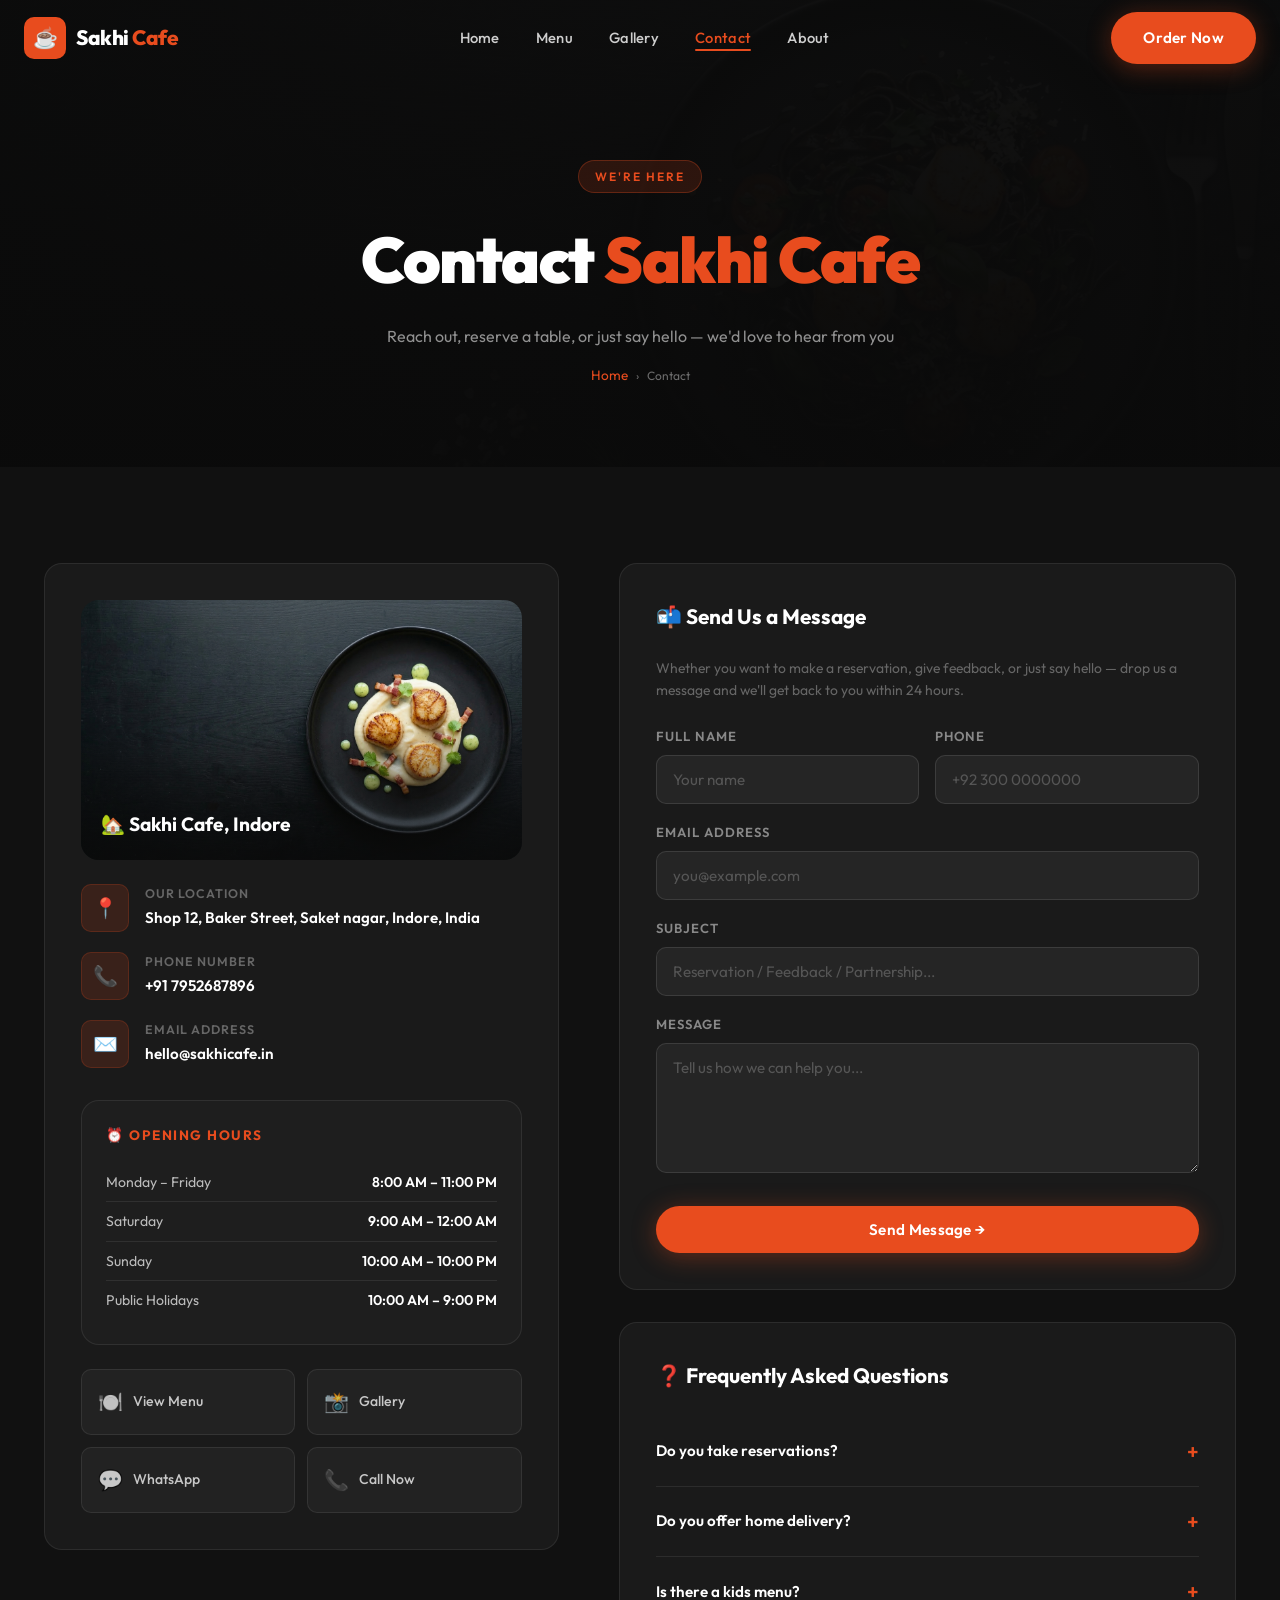
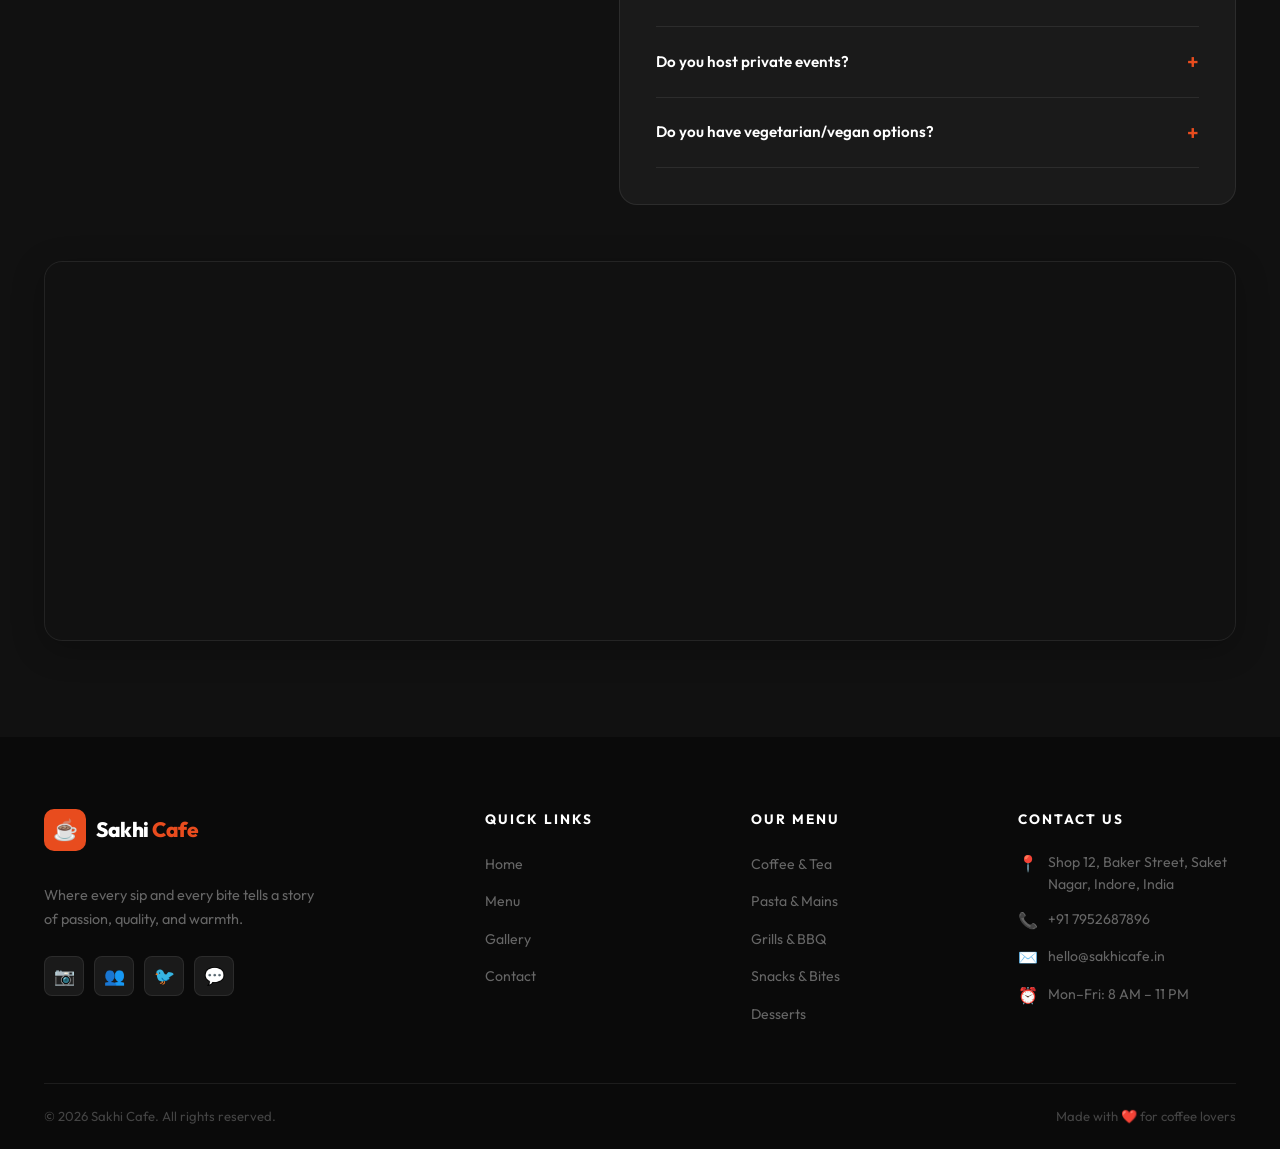
<file: contact.html>
<!DOCTYPE html>
<html lang="en">

<head>
  <meta charset="UTF-8" />
  <meta name="viewport" content="width=device-width, initial-scale=1.0" />
  <meta name="description" content="Contact Sakhi Cafe – Call, email, or visit us. We'd love to hear from you!" />
  <title>Contact – Sakhi Cafe</title>
  <link rel="stylesheet" href="styles.css" />
  <style>
    .contact-page-grid {
      display: grid;
      grid-template-columns: 1fr 1.2fr;
      gap: 60px;
      align-items: start;
    }

    .contact-card {
      background: var(--dark-card);
      border: 1px solid var(--border);
      border-radius: var(--radius-md);
      padding: 36px;
    }

    .contact-img-block {
      border-radius: var(--radius-md);
      overflow: hidden;
      margin-bottom: 24px;
      position: relative;
    }

    .contact-img-block img {
      width: 100%;
      height: 260px;
      object-fit: cover;
    }

    .contact-img-block-overlay {
      position: absolute;
      inset: 0;
      background: linear-gradient(to top, rgba(10, 10, 10, 0.85) 0%, transparent 50%);
    }

    .contact-img-label {
      position: absolute;
      bottom: 20px;
      left: 20px;
      color: white;
      font-weight: 700;
      font-size: 1.2rem;
    }

    .contact-quick-links {
      display: grid;
      grid-template-columns: 1fr 1fr;
      gap: 12px;
      margin-top: 24px;
    }

    .contact-quick-link {
      background: rgba(255, 255, 255, 0.04);
      border: 1px solid var(--border);
      border-radius: var(--radius-sm);
      padding: 16px;
      display: flex;
      align-items: center;
      gap: 10px;
      color: rgba(255, 255, 255, 0.75);
      font-size: 0.88rem;
      font-weight: 500;
      transition: var(--transition);
      cursor: pointer;
      text-decoration: none;
    }

    .contact-quick-link:hover {
      border-color: var(--orange);
      color: var(--white);
      background: var(--orange-glow);
    }

    .contact-quick-link span:first-child {
      font-size: 20px;
    }

    .faq-item {
      border-bottom: 1px solid var(--border);
      padding: 18px 0;
    }

    .faq-q {
      font-weight: 600;
      color: var(--white);
      font-size: 0.95rem;
      cursor: pointer;
      display: flex;
      justify-content: space-between;
      align-items: center;
      gap: 12px;
    }

    .faq-q::after {
      content: '+';
      color: var(--orange);
      font-size: 1.3rem;
      flex-shrink: 0;
      transition: var(--transition);
    }

    .faq-item.open .faq-q::after {
      content: '–';
    }

    .faq-a {
      font-size: 0.88rem;
      color: #888;
      line-height: 1.7;
      max-height: 0;
      overflow: hidden;
      transition: max-height 0.35s ease, padding 0.35s ease;
    }

    .faq-item.open .faq-a {
      max-height: 200px;
      padding-top: 10px;
    }

    @media (max-width: 768px) {
      .contact-page-grid {
        grid-template-columns: 1fr;
      }

      .contact-quick-links {
        grid-template-columns: 1fr;
      }
    }
  </style>
</head>

<body>

  <!-- NAVBAR -->
  <nav class="navbar scrolled">
    <div class="nav-inner">
      <a href="index.html" class="nav-logo">
        <div class="nav-logo-icon">☕</div>
        <span class="nav-logo-text">Sakhi<span> Cafe</span></span>
      </a>
      <ul class="nav-links">
        <li><a href="index.html">Home</a></li>
        <li><a href="menu.html">Menu</a></li>
        <li><a href="gallery.html">Gallery</a></li>
        <li><a href="contact.html" class="active">Contact</a></li>
        <li><a href="index.html#about">About</a></li>
      </ul>
      <div class="nav-cta">
        <a href="menu.html" class="btn btn-primary">Order Now</a>
      </div>
      <button class="hamburger" aria-label="Toggle menu">
        <span></span><span></span><span></span>
      </button>
    </div>
  </nav>
  <div class="mobile-menu">
    <a href="index.html">Home</a>
    <a href="menu.html">Menu</a>
    <a href="gallery.html">Gallery</a>
    <a href="contact.html">Contact</a>
    <a href="menu.html" class="btn btn-primary" style="text-align:center;margin-top:8px">Order Now</a>
  </div>

  <!-- PAGE HEADER -->
  <div class="page-header">
    <div class="page-header-bg"></div>
    <div class="page-header-overlay"></div>
    <div class="page-header-content container">
      <span class="badge">We're Here</span>
      <h1 class="page-header-title">Contact <span>Sakhi Cafe</span></h1>
      <p class="page-header-sub">Reach out, reserve a table, or just say hello — we'd love to hear from you</p>
      <div class="breadcrumb">
        <a href="index.html">Home</a>
        <span>›</span>
        <span>Contact</span>
      </div>
    </div>
  </div>

  <!-- CONTACT SECTION -->
  <section class="dark-section section-pad">
    <div class="container">
      <div class="contact-page-grid">

        <!-- Left: Info Card -->
        <div class="reveal-left">
          <div class="contact-card">
            <!-- Image Block -->
            <div class="contact-img-block">
              <img src="images/food.png" alt="Sakhi Cafe" />
              <div class="contact-img-block-overlay"></div>
              <div class="contact-img-label">🏡 Sakhi Cafe, Indore</div>
            </div>

            <!-- Contact Details -->
            <div class="contact-detail-list">
              <div class="contact-detail-item">
                <div class="contact-icon">📍</div>
                <div>
                  <div class="contact-detail-label">Our Location</div>
                  <div class="contact-detail-value">Shop 12, Baker Street, Saket nagar, Indore, India</div>
                </div>
              </div>
              <div class="contact-detail-item">
                <div class="contact-icon">📞</div>
                <div>
                  <div class="contact-detail-label">Phone Number</div>
                  <div class="contact-detail-value">+91 7952687896</div>
                </div>
              </div>
              <div class="contact-detail-item">
                <div class="contact-icon">✉️</div>
                <div>
                  <div class="contact-detail-label">Email Address</div>
                  <div class="contact-detail-value">hello@sakhicafe.in</div>
                </div>
              </div>
            </div>

            <!-- Opening Hours -->
            <div class="hours-card" style="margin-top:24px">
              <div class="hours-title">⏰ Opening Hours</div>
              <div class="hours-row"><span>Monday – Friday</span><span>8:00 AM – 11:00 PM</span></div>
              <div class="hours-row"><span>Saturday</span><span>9:00 AM – 12:00 AM</span></div>
              <div class="hours-row"><span>Sunday</span><span>10:00 AM – 10:00 PM</span></div>
              <div class="hours-row"><span>Public Holidays</span><span>10:00 AM – 9:00 PM</span></div>
            </div>

            <!-- Quick Links -->
            <div class="contact-quick-links">
              <a href="menu.html" class="contact-quick-link"><span>🍽️</span><span>View Menu</span></a>
              <a href="gallery.html" class="contact-quick-link"><span>📸</span><span>Gallery</span></a>
              <a href="https://wa.me/923001234567" class="contact-quick-link"
                target="_blank"><span>💬</span><span>WhatsApp</span></a>
              <a href="tel:+923001234567" class="contact-quick-link"><span>📞</span><span>Call Now</span></a>
            </div>
          </div>
        </div>

        <!-- Right: Form + FAQ -->
        <div class="reveal-right">
          <!-- Contact Form -->
          <div class="contact-form-wrap" style="margin-bottom:32px">
            <div class="form-title">📬 Send Us a Message</div>
            <p style="font-size:0.87rem; color:#666; margin-bottom:24px; line-height:1.6;">
              Whether you want to make a reservation, give feedback, or just say hello — drop us a message and we'll get
              back to you within 24 hours.
            </p>
            <form class="contact-form" novalidate>
              <div class="form-row">
                <div class="form-group">
                  <label class="form-label" for="c-name">Full Name</label>
                  <input type="text" id="c-name" class="form-input" placeholder="Your name" required />
                </div>
                <div class="form-group">
                  <label class="form-label" for="c-phone">Phone</label>
                  <input type="tel" id="c-phone" class="form-input" placeholder="+92 300 0000000" />
                </div>
              </div>
              <div class="form-group">
                <label class="form-label" for="c-email">Email Address</label>
                <input type="email" id="c-email" class="form-input" placeholder="you@example.com" required />
              </div>
              <div class="form-group">
                <label class="form-label" for="c-subject">Subject</label>
                <input type="text" id="c-subject" class="form-input"
                  placeholder="Reservation / Feedback / Partnership..." />
              </div>
              <div class="form-group">
                <label class="form-label" for="c-msg">Message</label>
                <textarea id="c-msg" class="form-textarea" placeholder="Tell us how we can help you..."
                  required></textarea>
              </div>
              <button type="submit" class="btn btn-primary form-submit">Send Message →</button>
            </form>
          </div>

          <!-- FAQ -->
          <div class="contact-form-wrap">
            <div class="form-title">❓ Frequently Asked Questions</div>
            <div class="faq-item">
              <div class="faq-q">Do you take reservations?</div>
              <div class="faq-a">Yes! You can reserve a table by calling us, WhatsApping, or filling the contact form
                above. Walk-ins are also welcome.</div>
            </div>
            <div class="faq-item">
              <div class="faq-q">Do you offer home delivery?</div>
              <div class="faq-a">We partner with major food delivery platforms. You can also call us directly for
                delivery inquiries within our service zone.</div>
            </div>
            <div class="faq-item">
              <div class="faq-q">Is there a kids menu?</div>
              <div class="faq-a">Absolutely! Our kid-friendly menu includes smaller portions, non-spicy items, and yummy
                treats just for little ones.</div>
            </div>
            <div class="faq-item">
              <div class="faq-q">Do you host private events?</div>
              <div class="faq-a">Yes! We offer private café reservations for birthdays, corporate meetings, and special
                gatherings. Contact us for details.</div>
            </div>
            <div class="faq-item">
              <div class="faq-q">Do you have vegetarian/vegan options?</div>
              <div class="faq-a">We have a wide variety of vegetarian options and can accommodate dietary requirements.
                Please inform your server.</div>
            </div>
          </div>
        </div>
      </div>

      <!-- Google Map -->
      <div class="map-wrap reveal" style="margin-top:56px; border-color:var(--border)">
        <iframe
          src="https://www.google.com/maps/embed?pb=!1m14!1m12!1m3!1d3670.44!2d75.897703!3d22.725725!2m3!1f0!2f0!3f0!3m2!1i1024!2i768!4f13.1!5e0!3m2!1sen!2sin!4v1710000000000!5m2!1sen!2sin"
          title="Sakhi Cafe Location on Map" style="border:0" allowfullscreen="" loading="lazy"
          referrerpolicy="no-referrer-when-downgrade">
        </iframe>
      </div>
    </div>
  </section>

  <!-- FOOTER -->
  <footer>
    <div class="container">
      <div class="footer-grid">
        <div>
          <a href="index.html" class="nav-logo" style="margin-bottom:16px; display:inline-flex">
            <div class="nav-logo-icon">☕</div>
            <span class="nav-logo-text">Sakhi<span> Cafe</span></span>
          </a>
          <p class="footer-brand-desc">Where every sip and every bite tells a story of passion, quality, and warmth.</p>
          <div class="footer-socials">
            <a class="footer-social" href="#" title="Instagram">📷</a>
            <a class="footer-social" href="#" title="Facebook">👥</a>
            <a class="footer-social" href="#" title="Twitter">🐦</a>
            <a class="footer-social" href="#" title="WhatsApp">💬</a>
          </div>
        </div>
        <div>
          <div class="footer-col-title">Quick Links</div>
          <ul class="footer-ul">
            <li><a href="index.html">Home</a></li>
            <li><a href="menu.html">Menu</a></li>
            <li><a href="gallery.html">Gallery</a></li>
            <li><a href="contact.html">Contact</a></li>
          </ul>
        </div>
        <div>
          <div class="footer-col-title">Our Menu</div>
          <ul class="footer-ul">
            <li><a href="menu.html">Coffee & Tea</a></li>
            <li><a href="menu.html">Pasta & Mains</a></li>
            <li><a href="menu.html">Grills & BBQ</a></li>
            <li><a href="menu.html">Snacks & Bites</a></li>
            <li><a href="menu.html">Desserts</a></li>
          </ul>
        </div>
        <div>
          <div class="footer-col-title">Contact Us</div>
          <div class="footer-contact-item"><span>📍</span><span>Shop 12, Baker Street, Saket Nagar, Indore, India</span>
          </div>
          <div class="footer-contact-item"><span>📞</span><span>+91 7952687896</span></div>
          <div class="footer-contact-item"><span>✉️</span><span>hello@sakhicafe.in</span></div>
          <div class="footer-contact-item"><span>⏰</span><span>Mon–Fri: 8 AM – 11 PM</span></div>
        </div>
      </div>
      <div class="footer-bottom">
        <span>© 2026 Sakhi Cafe. All rights reserved.</span>
        <span>Made with ❤️ for coffee lovers</span>
      </div>
    </div>
  </footer>

  <script src="script.js"></script>
  <script>
    // FAQ accordion
    document.querySelectorAll('.faq-item').forEach(item => {
      item.querySelector('.faq-q').addEventListener('click', () => {
        const isOpen = item.classList.contains('open');
        document.querySelectorAll('.faq-item').forEach(i => i.classList.remove('open'));
        if (!isOpen) item.classList.add('open');
      });
    });
  </script>
</body>

</html>
</file>
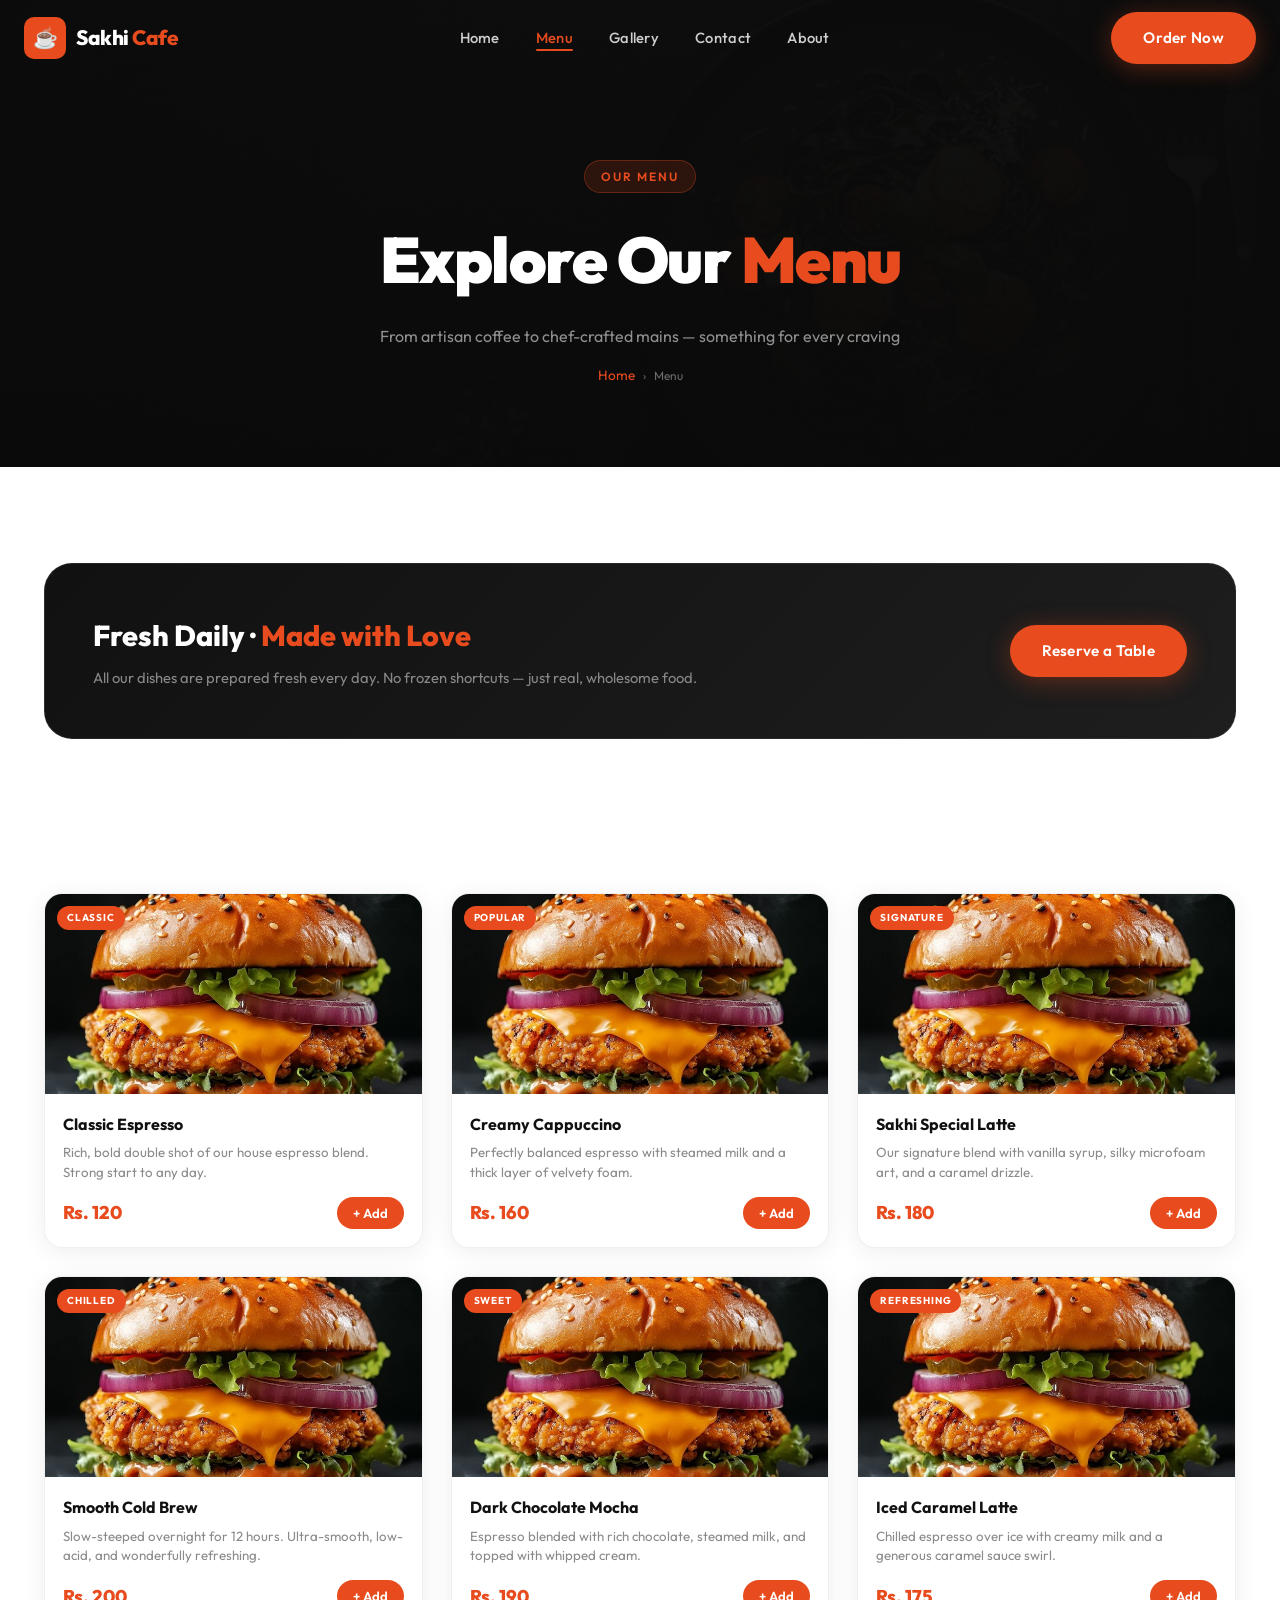
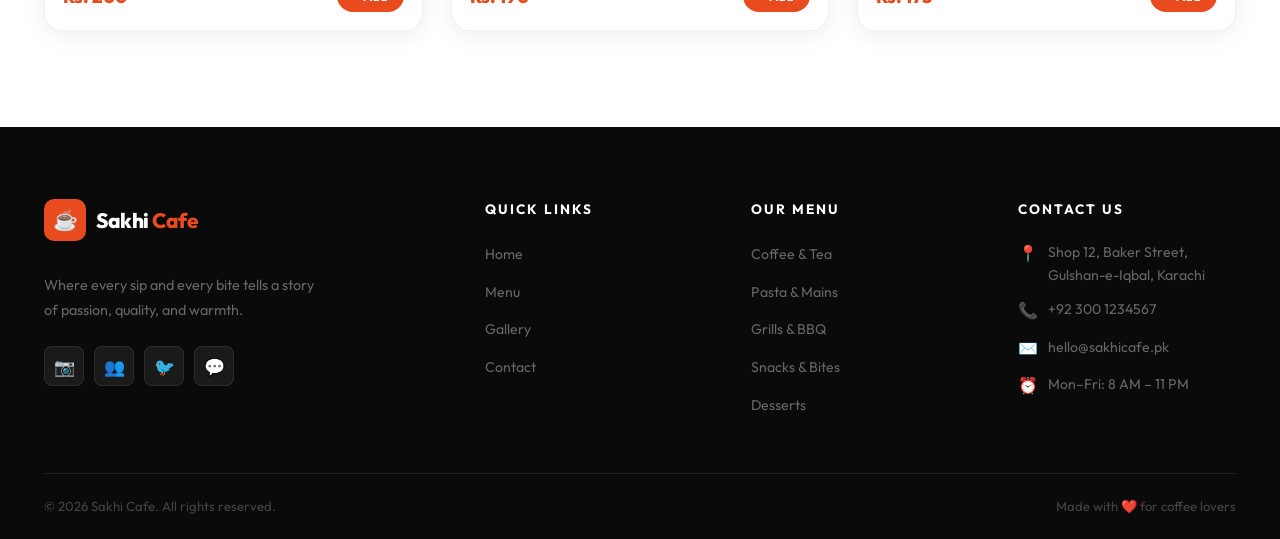
<file: menu.html>
<!DOCTYPE html>
<html lang="en">
<head>
  <meta charset="UTF-8" />
  <meta name="viewport" content="width=device-width, initial-scale=1.0" />
  <meta name="description" content="Sakhi Cafe Menu – Explore our wide range of coffees, teas, pasta, grills, snacks and desserts." />
  <title>Menu – Sakhi Cafe</title>
  <link rel="stylesheet" href="styles.css" />
  <style>
    .menu-hero-img {
      width: 100%;
      height: 280px;
      object-fit: cover;
      border-radius: var(--radius-md);
      margin-bottom: 32px;
    }
    .menu-item-card {
      background: var(--white);
      border-radius: var(--radius-md);
      overflow: hidden;
      box-shadow: 0 4px 24px rgba(0,0,0,0.07);
      border: 1px solid rgba(0,0,0,0.06);
      transition: var(--transition);
      display: flex;
      flex-direction: column;
    }
    .menu-item-card:hover {
      transform: translateY(-6px);
      box-shadow: 0 16px 40px rgba(0,0,0,0.13);
    }
    .menu-item-img-wrap { position: relative; overflow: hidden; }
    .menu-item-img {
      width: 100%;
      height: 200px;
      object-fit: cover;
      transition: transform 0.5s ease;
    }
    .menu-item-card:hover .menu-item-img { transform: scale(1.07); }
    .menu-item-tag {
      position: absolute;
      top: 12px; left: 12px;
      background: var(--orange);
      color: white;
      font-size: 10px;
      font-weight: 700;
      text-transform: uppercase;
      letter-spacing: 0.8px;
      padding: 4px 10px;
      border-radius: 50px;
    }
    .menu-item-body { padding: 18px; flex: 1; display: flex; flex-direction: column; }
    .menu-item-name { font-size: 1rem; font-weight: 700; margin-bottom: 6px; }
    .menu-item-desc { font-size: 0.83rem; color: var(--grey); line-height: 1.5; flex: 1; margin-bottom: 14px; }
    .menu-item-footer { display: flex; align-items: center; justify-content: space-between; }
    .menu-item-price { font-size: 1.15rem; font-weight: 800; color: var(--orange); }
    .add-to-order-btn {
      display: flex; align-items: center; gap: 6px;
      background: var(--orange);
      color: white;
      border-radius: 50px;
      padding: 8px 16px;
      font-size: 0.82rem;
      font-weight: 600;
      transition: var(--transition);
      cursor: pointer;
      border: none;
      font-family: inherit;
    }
    .add-to-order-btn:hover { background: var(--orange-lit); transform: scale(1.05); }
    .menu-banner {
      background: linear-gradient(135deg, var(--dark) 0%, var(--charcoal) 100%);
      border: 1px solid var(--border);
      border-radius: var(--radius-lg);
      padding: 48px;
      display: grid;
      grid-template-columns: 1fr auto;
      gap: 32px;
      align-items: center;
      margin-bottom: 64px;
    }
    .menu-banner-text { color: var(--white); }
    .menu-banner-title { font-size: 1.8rem; font-weight: 800; margin-bottom: 8px; }
    .menu-banner-title span { color: var(--orange); }
    .menu-banner-sub { font-size: 0.92rem; color: #888; }
    @media (max-width: 768px) {
      .menu-banner { grid-template-columns: 1fr; text-align: center; padding: 32px 24px; }
    }
  </style>
</head>
<body>

<!-- NAVBAR -->
<nav class="navbar scrolled">
  <div class="nav-inner">
    <a href="index.html" class="nav-logo">
      <div class="nav-logo-icon">☕</div>
      <span class="nav-logo-text">Sakhi<span> Cafe</span></span>
    </a>
    <ul class="nav-links">
      <li><a href="index.html">Home</a></li>
      <li><a href="menu.html" class="active">Menu</a></li>
      <li><a href="gallery.html">Gallery</a></li>
      <li><a href="contact.html">Contact</a></li>
      <li><a href="index.html#about">About</a></li>
    </ul>
    <div class="nav-cta">
      <a href="contact.html" class="btn btn-primary">Order Now</a>
    </div>
    <button class="hamburger" aria-label="Toggle menu">
      <span></span><span></span><span></span>
    </button>
  </div>
</nav>
<div class="mobile-menu">
  <a href="index.html">Home</a>
  <a href="menu.html">Menu</a>
  <a href="gallery.html">Gallery</a>
  <a href="contact.html">Contact</a>
  <a href="contact.html" class="btn btn-primary" style="text-align:center;margin-top:8px">Order Now</a>
</div>

<!-- PAGE HEADER -->
<div class="page-header">
  <div class="page-header-bg"></div>
  <div class="page-header-overlay"></div>
  <div class="page-header-content container">
    <span class="badge">Our Menu</span>
    <h1 class="page-header-title">Explore Our <span>Menu</span></h1>
    <p class="page-header-sub">From artisan coffee to chef-crafted mains — something for every craving</p>
    <div class="breadcrumb">
      <a href="index.html">Home</a>
      <span>›</span>
      <span>Menu</span>
    </div>
  </div>
</div>

<!-- MENU CONTENT -->
<section class="white-section section-pad">
  <div class="container">

    <!-- Banner -->
    <div class="menu-banner reveal">
      <div class="menu-banner-text">
        <div class="menu-banner-title">Fresh Daily · <span>Made with Love</span></div>
        <div class="menu-banner-sub">All our dishes are prepared fresh every day. No frozen shortcuts — just real, wholesome food.</div>
      </div>
      <a href="contact.html" class="btn btn-primary">Reserve a Table</a>
    </div>

    <!-- Tabs -->
    <div class="menu-tabs reveal">
      <button class="menu-tab active" data-cat="coffee">☕ Coffee</button>
      <button class="menu-tab" data-cat="tea">🍵 Tea</button>
      <button class="menu-tab" data-cat="snacks">🍟 Snacks</button>
      <button class="menu-tab" data-cat="mains">🍽️ Mains</button>
      <button class="menu-tab" data-cat="desserts">🍰 Desserts</button>
      <button class="menu-tab" data-cat="specials">✨ Specials</button>
    </div>

    <!-- COFFEE -->
    <div class="menu-category active" id="cat-coffee">
      <div class="menu-item-card reveal reveal-delay-1">
        <div class="menu-item-img-wrap">
          <img src="images/download (15).jpg" alt="Espresso" class="menu-item-img" />
          <span class="menu-item-tag">Classic</span>
        </div>
        <div class="menu-item-body">
          <div class="menu-item-name">Classic Espresso</div>
          <div class="menu-item-desc">Rich, bold double shot of our house espresso blend. Strong start to any day.</div>
          <div class="menu-item-footer">
            <div class="menu-item-price">Rs. 120</div>
            <button class="add-to-order-btn">+ Add</button>
          </div>
        </div>
      </div>
      <div class="menu-item-card reveal reveal-delay-2">
        <div class="menu-item-img-wrap">
          <img src="images/download (15).jpg" alt="Cappuccino" class="menu-item-img" />
          <span class="menu-item-tag">Popular</span>
        </div>
        <div class="menu-item-body">
          <div class="menu-item-name">Creamy Cappuccino</div>
          <div class="menu-item-desc">Perfectly balanced espresso with steamed milk and a thick layer of velvety foam.</div>
          <div class="menu-item-footer">
            <div class="menu-item-price">Rs. 160</div>
            <button class="add-to-order-btn">+ Add</button>
          </div>
        </div>
      </div>
      <div class="menu-item-card reveal reveal-delay-3">
        <div class="menu-item-img-wrap">
          <img src="images/download (15).jpg" alt="Sakhi Special Latte" class="menu-item-img" />
          <span class="menu-item-tag">Signature</span>
        </div>
        <div class="menu-item-body">
          <div class="menu-item-name">Sakhi Special Latte</div>
          <div class="menu-item-desc">Our signature blend with vanilla syrup, silky microfoam art, and a caramel drizzle.</div>
          <div class="menu-item-footer">
            <div class="menu-item-price">Rs. 180</div>
            <button class="add-to-order-btn">+ Add</button>
          </div>
        </div>
      </div>
      <div class="menu-item-card reveal reveal-delay-1">
        <div class="menu-item-img-wrap">
          <img src="images/download (15).jpg" alt="Cold Brew" class="menu-item-img" />
          <span class="menu-item-tag">Chilled</span>
        </div>
        <div class="menu-item-body">
          <div class="menu-item-name">Smooth Cold Brew</div>
          <div class="menu-item-desc">Slow-steeped overnight for 12 hours. Ultra-smooth, low-acid, and wonderfully refreshing.</div>
          <div class="menu-item-footer">
            <div class="menu-item-price">Rs. 200</div>
            <button class="add-to-order-btn">+ Add</button>
          </div>
        </div>
      </div>
      <div class="menu-item-card reveal reveal-delay-2">
        <div class="menu-item-img-wrap">
          <img src="images/download (15).jpg" alt="Mocha" class="menu-item-img" />
          <span class="menu-item-tag">Sweet</span>
        </div>
        <div class="menu-item-body">
          <div class="menu-item-name">Dark Chocolate Mocha</div>
          <div class="menu-item-desc">Espresso blended with rich chocolate, steamed milk, and topped with whipped cream.</div>
          <div class="menu-item-footer">
            <div class="menu-item-price">Rs. 190</div>
            <button class="add-to-order-btn">+ Add</button>
          </div>
        </div>
      </div>
      <div class="menu-item-card reveal reveal-delay-3">
        <div class="menu-item-img-wrap">
          <img src="images/download (15).jpg" alt="Iced Latte" class="menu-item-img" />
          <span class="menu-item-tag">Refreshing</span>
        </div>
        <div class="menu-item-body">
          <div class="menu-item-name">Iced Caramel Latte</div>
          <div class="menu-item-desc">Chilled espresso over ice with creamy milk and a generous caramel sauce swirl.</div>
          <div class="menu-item-footer">
            <div class="menu-item-price">Rs. 175</div>
            <button class="add-to-order-btn">+ Add</button>
          </div>
        </div>
      </div>
    </div>

    <!-- TEA -->
    <div class="menu-category" id="cat-tea">
      <div class="menu-item-card reveal reveal-delay-1">
        <div class="menu-item-img-wrap">
          <img src="images/download (15).jpg" alt="Masala Chai" class="menu-item-img" />
          <span class="menu-item-tag">Traditional</span>
        </div>
        <div class="menu-item-body">
          <div class="menu-item-name">Masala Chai</div>
          <div class="menu-item-desc">Classic Pakistani masala chai brewed with fresh ginger, cardamom, and aromatic spices.</div>
          <div class="menu-item-footer">
            <div class="menu-item-price">Rs. 80</div>
            <button class="add-to-order-btn">+ Add</button>
          </div>
        </div>
      </div>
      <div class="menu-item-card reveal reveal-delay-2">
        <div class="menu-item-img-wrap">
          <img src="images/download (15).jpg" alt="Green Tea" class="menu-item-img" />
          <span class="menu-item-tag">Healthy</span>
        </div>
        <div class="menu-item-body">
          <div class="menu-item-name">Premium Green Tea</div>
          <div class="menu-item-desc">Delicate, antioxidant-rich green tea with a refreshing citrus & mint garnish.</div>
          <div class="menu-item-footer">
            <div class="menu-item-price">Rs. 100</div>
            <button class="add-to-order-btn">+ Add</button>
          </div>
        </div>
      </div>
      <div class="menu-item-card reveal reveal-delay-3">
        <div class="menu-item-img-wrap">
          <img src="images/download (15).jpg" alt="Kashmiri Tea" class="menu-item-img" />
          <span class="menu-item-tag">Special</span>
        </div>
        <div class="menu-item-body">
          <div class="menu-item-name">Kashmiri Pink Tea</div>
          <div class="menu-item-desc">The iconic pink tea topped with crushed pistachios and almonds. A café favourite.</div>
          <div class="menu-item-footer">
            <div class="menu-item-price">Rs. 150</div>
            <button class="add-to-order-btn">+ Add</button>
          </div>
        </div>
      </div>
    </div>

    <!-- SNACKS -->
    <div class="menu-category" id="cat-snacks">
      <div class="menu-item-card reveal reveal-delay-1">
        <div class="menu-item-img-wrap">
          <img src="images/Pin su Yumminess XXV.jpg" alt="Snack Box" class="menu-item-img" />
          <span class="menu-item-tag">Top Rated</span>
        </div>
        <div class="menu-item-body">
          <div class="menu-item-name">Yumminess Snack Box</div>
          <div class="menu-item-desc">A selection of café bites — crispy tenders, loaded nachos, and assorted dips.</div>
          <div class="menu-item-footer">
            <div class="menu-item-price">Rs. 290</div>
            <button class="add-to-order-btn">+ Add</button>
          </div>
        </div>
      </div>
      <div class="menu-item-card reveal reveal-delay-2">
        <div class="menu-item-img-wrap">
          <img src="images/Pin su Yumminess XXV.jpg" alt="Café Fries" class="menu-item-img" />
          <span class="menu-item-tag">Crispy</span>
        </div>
        <div class="menu-item-body">
          <div class="menu-item-name">Loaded Café Fries</div>
          <div class="menu-item-desc">Crispy golden fries topped with cheese sauce, jalapeños, and sour cream dip.</div>
          <div class="menu-item-footer">
            <div class="menu-item-price">Rs. 220</div>
            <button class="add-to-order-btn">+ Add</button>
          </div>
        </div>
      </div>
      <div class="menu-item-card reveal reveal-delay-3">
        <div class="menu-item-img-wrap">
          <img src="images/Pin su Yumminess XXV.jpg" alt="Club Sandwich" class="menu-item-img" />
          <span class="menu-item-tag">Hearty</span>
        </div>
        <div class="menu-item-body">
          <div class="menu-item-name">Triple Club Sandwich</div>
          <div class="menu-item-desc">Three layers of toasted bread with grilled chicken, fresh veggies, and mayo.</div>
          <div class="menu-item-footer">
            <div class="menu-item-price">Rs. 350</div>
            <button class="add-to-order-btn">+ Add</button>
          </div>
        </div>
      </div>
    </div>

    <!-- MAINS -->
    <div class="menu-category" id="cat-mains">
      <div class="menu-item-card reveal reveal-delay-1">
        <div class="menu-item-img-wrap">
          <img src="images/Pasta 🍲🍲.jpg" alt="Creamy Pasta" class="menu-item-img" />
          <span class="menu-item-tag">Bestseller</span>
        </div>
        <div class="menu-item-body">
          <div class="menu-item-name">Creamy Pasta</div>
          <div class="menu-item-desc">Rich cream sauce with al dente pasta, fresh herbs, and Parmesan.</div>
          <div class="menu-item-footer">
            <div class="menu-item-price">Rs. 380</div>
            <button class="add-to-order-btn">+ Add</button>
          </div>
        </div>
      </div>
      <div class="menu-item-card reveal reveal-delay-2">
        <div class="menu-item-img-wrap">
          <img src="images/Pasta🍝.jpg" alt="Pasta Primavera" class="menu-item-img" />
          <span class="menu-item-tag">Veg</span>
        </div>
        <div class="menu-item-body">
          <div class="menu-item-name">Pasta Primavera</div>
          <div class="menu-item-desc">Light tomato-basil sauce loaded with countryside vegetables — fresh and colorful.</div>
          <div class="menu-item-footer">
            <div class="menu-item-price">Rs. 320</div>
            <button class="add-to-order-btn">+ Add</button>
          </div>
        </div>
      </div>
      <div class="menu-item-card reveal reveal-delay-3">
        <div class="menu-item-img-wrap">
          <img src="images/Tasty Barbecued Chicken Dishes.jpg" alt="Grilled Chicken" class="menu-item-img" />
          <span class="menu-item-tag">Chef's Pick</span>
        </div>
        <div class="menu-item-body">
          <div class="menu-item-name">Grilled Chicken Platter</div>
          <div class="menu-item-desc">Juicy grilled chicken with roasted potato wedges and house sauce.</div>
          <div class="menu-item-footer">
            <div class="menu-item-price">Rs. 450</div>
            <button class="add-to-order-btn">+ Add</button>
          </div>
        </div>
      </div>
      <div class="menu-item-card reveal reveal-delay-1">
        <div class="menu-item-img-wrap">
          <img src="images/Tasty Barbecued Chicken Dishes.jpg" alt="BBQ Chicken" class="menu-item-img" />
          <span class="menu-item-tag">Spicy</span>
        </div>
        <div class="menu-item-body">
          <div class="menu-item-name">BBQ Chicken Delight</div>
          <div class="menu-item-desc">Smoky, glazed BBQ chicken served with coleslaw and our secret hot sauce.</div>
          <div class="menu-item-footer">
            <div class="menu-item-price">Rs. 520</div>
            <button class="add-to-order-btn">+ Add</button>
          </div>
        </div>
      </div>
      <div class="menu-item-card reveal reveal-delay-2">
        <div class="menu-item-img-wrap">
          <img src="images/food.png" alt="Special Platter" class="menu-item-img" />
          <span class="menu-item-tag">Premium</span>
        </div>
        <div class="menu-item-body">
          <div class="menu-item-name">Sakhi Grand Platter</div>
          <div class="menu-item-desc">The ultimate sharing platter — grilled meats, sides, dips, and more. For 2–3 people.</div>
          <div class="menu-item-footer">
            <div class="menu-item-price">Rs. 950</div>
            <button class="add-to-order-btn">+ Add</button>
          </div>
        </div>
      </div>
    </div>

    <!-- DESSERTS -->
    <div class="menu-category" id="cat-desserts">
      <div class="menu-item-card reveal reveal-delay-1">
        <div class="menu-item-img-wrap">
          <img src="images/fooood.png" alt="Chocolate Lava Cake" class="menu-item-img" />
          <span class="menu-item-tag">Indulgent</span>
        </div>
        <div class="menu-item-body">
          <div class="menu-item-name">Chocolate Lava Cake</div>
          <div class="menu-item-desc">Warm, gooey chocolate center with a scoop of vanilla ice cream. Pure bliss.</div>
          <div class="menu-item-footer">
            <div class="menu-item-price">Rs. 280</div>
            <button class="add-to-order-btn">+ Add</button>
          </div>
        </div>
      </div>
      <div class="menu-item-card reveal reveal-delay-2">
        <div class="menu-item-img-wrap">
          <img src="images/fooood.png" alt="Cheesecake" class="menu-item-img" />
          <span class="menu-item-tag">Creamy</span>
        </div>
        <div class="menu-item-body">
          <div class="menu-item-name">Baked Cheesecake</div>
          <div class="menu-item-desc">New York-style baked cheesecake on a buttery graham cracker crust with berry compote.</div>
          <div class="menu-item-footer">
            <div class="menu-item-price">Rs. 260</div>
            <button class="add-to-order-btn">+ Add</button>
          </div>
        </div>
      </div>
      <div class="menu-item-card reveal reveal-delay-3">
        <div class="menu-item-img-wrap">
          <img src="images/fooood.png" alt="Tiramisu" class="menu-item-img" />
          <span class="menu-item-tag">Italian</span>
        </div>
        <div class="menu-item-body">
          <div class="menu-item-name">Classic Tiramisu</div>
          <div class="menu-item-desc">Mascarpone cream, espresso-soaked ladyfingers, and a generous dusting of cocoa.</div>
          <div class="menu-item-footer">
            <div class="menu-item-price">Rs. 300</div>
            <button class="add-to-order-btn">+ Add</button>
          </div>
        </div>
      </div>
    </div>

    <!-- SPECIALS -->
    <div class="menu-category" id="cat-specials">
      <div class="menu-item-card reveal reveal-delay-1">
        <div class="menu-item-img-wrap">
          <img src="images/food.png" alt="Sakhi Special" class="menu-item-img" />
          <span class="menu-item-tag">Today's Special</span>
        </div>
        <div class="menu-item-body">
          <div class="menu-item-name">Sakhi's Chef Special</div>
          <div class="menu-item-desc">Our daily chef's creation using the finest seasonal ingredients. Ask your server for today's offering.</div>
          <div class="menu-item-footer">
            <div class="menu-item-price">Ask Us</div>
            <button class="add-to-order-btn">Inquire</button>
          </div>
        </div>
      </div>
      <div class="menu-item-card reveal reveal-delay-2">
        <div class="menu-item-img-wrap">
          <img src="images/fooood.png" alt="Weekend Brunch" class="menu-item-img" />
          <span class="menu-item-tag">Weekend Only</span>
        </div>
        <div class="menu-item-body">
          <div class="menu-item-name">Weekend Brunch Box</div>
          <div class="menu-item-desc">A lavish spread for two — eggs, pastries, juice, coffee, and seasonal sides. Weekends only.</div>
          <div class="menu-item-footer">
            <div class="menu-item-price">Rs. 750</div>
            <button class="add-to-order-btn">+ Add</button>
          </div>
        </div>
      </div>
      <div class="menu-item-card reveal reveal-delay-3">
        <div class="menu-item-img-wrap">
          <img src="images/Tasty Barbecued Chicken Dishes.jpg" alt="Family Feast" class="menu-item-img" />
          <span class="menu-item-tag">Family Deal</span>
        </div>
        <div class="menu-item-body">
          <div class="menu-item-name">Family Feast Package</div>
          <div class="menu-item-desc">4 mains + 4 drinks + 2 desserts at a special family price. Perfect for dining together.</div>
          <div class="menu-item-footer">
            <div class="menu-item-price">Rs. 1,800</div>
            <button class="add-to-order-btn">+ Add</button>
          </div>
        </div>
      </div>
    </div>

  </div>
</section>

<!-- FOOTER -->
<footer>
  <div class="container">
    <div class="footer-grid">
      <div>
        <a href="index.html" class="nav-logo" style="margin-bottom:16px; display:inline-flex">
          <div class="nav-logo-icon">☕</div>
          <span class="nav-logo-text">Sakhi<span> Cafe</span></span>
        </a>
        <p class="footer-brand-desc">Where every sip and every bite tells a story of passion, quality, and warmth.</p>
        <div class="footer-socials">
          <a class="footer-social" href="#" title="Instagram">📷</a>
          <a class="footer-social" href="#" title="Facebook">👥</a>
          <a class="footer-social" href="#" title="Twitter">🐦</a>
          <a class="footer-social" href="#" title="WhatsApp">💬</a>
        </div>
      </div>
      <div>
        <div class="footer-col-title">Quick Links</div>
        <ul class="footer-ul">
          <li><a href="index.html">Home</a></li>
          <li><a href="menu.html">Menu</a></li>
          <li><a href="gallery.html">Gallery</a></li>
          <li><a href="contact.html">Contact</a></li>
        </ul>
      </div>
      <div>
        <div class="footer-col-title">Our Menu</div>
        <ul class="footer-ul">
          <li><a href="menu.html">Coffee & Tea</a></li>
          <li><a href="menu.html">Pasta & Mains</a></li>
          <li><a href="menu.html">Grills & BBQ</a></li>
          <li><a href="menu.html">Snacks & Bites</a></li>
          <li><a href="menu.html">Desserts</a></li>
        </ul>
      </div>
      <div>
        <div class="footer-col-title">Contact Us</div>
        <div class="footer-contact-item"><span>📍</span><span>Shop 12, Baker Street, Gulshan-e-Iqbal, Karachi</span></div>
        <div class="footer-contact-item"><span>📞</span><span>+92 300 1234567</span></div>
        <div class="footer-contact-item"><span>✉️</span><span>hello@sakhicafe.pk</span></div>
        <div class="footer-contact-item"><span>⏰</span><span>Mon–Fri: 8 AM – 11 PM</span></div>
      </div>
    </div>
    <div class="footer-bottom">
      <span>© 2026 Sakhi Cafe. All rights reserved.</span>
      <span>Made with ❤️ for coffee lovers</span>
    </div>
  </div>
</footer>

<script src="script.js"></script>
</body>
</html>
</file>
<file: styles.css>
@charset "UTF-8";
/* ============================================================
   SAKHI CAFE - Global Stylesheet
   Design: Dark charcoal + Orange accent, Premium Modern UI
   ============================================================ */

@import url('https://fonts.googleapis.com/css2?family=Outfit:wght@300;400;500;600;700;800;900&family=Playfair+Display:ital,wght@0,700;0,800;1,700&display=swap');

/* === CSS Variables ========================================== */
:root {
  --black:       #0a0a0a;
  --dark:        #111111;
  --dark-card:   #1a1a1a;
  --charcoal:    #1e1e1e;
  --mid-dark:    #222222;
  --orange:      #e84c1e;
  --orange-lit:  #ff6a35;
  --orange-glow: rgba(232,76,30,0.15);
  --white:       #ffffff;
  --off-white:   #f8f5f0;
  --grey:        #8a8a8a;
  --light-grey:  #f0f0f0;
  --border:      rgba(255,255,255,0.08);
  --shadow-dark: 0 20px 60px rgba(0,0,0,0.5);
  --shadow-card: 0 8px 32px rgba(0,0,0,0.25);
  --radius-sm:   10px;
  --radius-md:   18px;
  --radius-lg:   28px;
  --radius-xl:   40px;
  --transition:  0.35s cubic-bezier(0.4,0,0.2,1);
  --font-main:   'Outfit', sans-serif;
  --font-display:'Playfair Display', serif;
}

/* === Reset & Base =========================================== */
*, *::before, *::after { box-sizing: border-box; margin: 0; padding: 0; }
html { scroll-behavior: smooth; font-size: 16px; }
body {
  font-family: var(--font-main);
  background: var(--white);
  color: var(--dark);
  overflow-x: hidden;
  line-height: 1.6;
}
img { max-width: 100%; display: block; }
a  { text-decoration: none; color: inherit; }
ul { list-style: none; }
button { cursor: pointer; border: none; background: none; font-family: inherit; }

/* === Scrollbar ============================================== */
::-webkit-scrollbar { width: 6px; }
::-webkit-scrollbar-track { background: var(--dark); }
::-webkit-scrollbar-thumb { background: var(--orange); border-radius: 4px; }

/* === Utility Classes ======================================== */
.container   { max-width: 1240px; margin: 0 auto; padding: 0 24px; }
.section-pad { padding: 96px 0; }
.section-pad-sm { padding: 64px 0; }
.text-center { text-align: center; }
.dark-section  { background: var(--dark); color: var(--white); }
.light-section { background: var(--off-white); color: var(--dark); }
.white-section { background: var(--white); color: var(--dark); }

.badge {
  display: inline-block;
  font-size: 12px;
  font-weight: 600;
  letter-spacing: 2px;
  text-transform: uppercase;
  color: var(--orange);
  background: var(--orange-glow);
  border: 1px solid rgba(232,76,30,0.3);
  padding: 6px 16px;
  border-radius: 50px;
  margin-bottom: 16px;
}
.dark-section .badge { background: rgba(232,76,30,0.1); }

.section-title {
  font-size: clamp(2rem, 4vw, 2.8rem);
  font-weight: 800;
  line-height: 1.2;
  margin-bottom: 16px;
}
.section-sub {
  font-size: 1rem;
  color: var(--grey);
  max-width: 560px;
  margin: 0 auto 48px;
  line-height: 1.7;
}
.dark-section .section-sub { color: #aaaaaa; }

/* === Buttons ================================================ */
.btn {
  display: inline-flex;
  align-items: center;
  gap: 8px;
  padding: 14px 32px;
  border-radius: 50px;
  font-weight: 600;
  font-size: 0.95rem;
  letter-spacing: 0.3px;
  transition: var(--transition);
  cursor: pointer;
  border: none;
}
.btn-primary {
  background: var(--orange);
  color: var(--white);
  box-shadow: 0 4px 24px rgba(232,76,30,0.35);
}
.btn-primary:hover {
  background: var(--orange-lit);
  transform: translateY(-2px);
  box-shadow: 0 8px 32px rgba(232,76,30,0.5);
}
.btn-outline {
  background: transparent;
  color: var(--white);
  border: 2px solid rgba(255,255,255,0.3);
  backdrop-filter: blur(8px);
}
.btn-outline:hover {
  border-color: var(--orange);
  color: var(--orange);
  transform: translateY(-2px);
}
.btn-outline-dark {
  background: transparent;
  color: var(--dark);
  border: 2px solid rgba(0,0,0,0.15);
}
.btn-outline-dark:hover {
  border-color: var(--orange);
  color: var(--orange);
  transform: translateY(-2px);
}

/* === NAVBAR ================================================= */
.navbar {
  position: fixed;
  top: 0; left: 0; right: 0;
  z-index: 1000;
  padding: 0 24px;
  transition: var(--transition);
}
.navbar.scrolled {
  background: rgba(10,10,10,0.92);
  backdrop-filter: blur(20px);
  border-bottom: 1px solid var(--border);
  box-shadow: 0 4px 30px rgba(0,0,0,0.4);
}
.nav-inner {
  max-width: 1240px;
  margin: 0 auto;
  display: flex;
  align-items: center;
  justify-content: space-between;
  height: 76px;
}
.nav-logo {
  display: flex;
  align-items: center;
  gap: 10px;
}
.nav-logo-icon {
  width: 42px; height: 42px;
  background: var(--orange);
  border-radius: 10px;
  display: flex; align-items: center; justify-content: center;
  font-size: 20px;
}
.nav-logo-text {
  font-size: 1.3rem;
  font-weight: 800;
  color: var(--white);
  letter-spacing: -0.5px;
}
.nav-logo-text span { color: var(--orange); }
.nav-links {
  display: flex;
  align-items: center;
  gap: 36px;
}
.nav-links a {
  color: rgba(255,255,255,0.8);
  font-weight: 500;
  font-size: 0.92rem;
  letter-spacing: 0.3px;
  transition: var(--transition);
  position: relative;
}
.nav-links a::after {
  content: '';
  position: absolute;
  bottom: -4px; left: 0;
  width: 0; height: 2px;
  background: var(--orange);
  transition: var(--transition);
  border-radius: 2px;
}
.nav-links a:hover { color: var(--white); }
.nav-links a:hover::after { width: 100%; }
.nav-links a.active { color: var(--orange); }
.nav-links a.active::after { width: 100%; }
.nav-cta { display: flex; align-items: center; gap: 12px; }

/* Hamburger */
.hamburger {
  display: none;
  flex-direction: column;
  gap: 5px;
  cursor: pointer;
  padding: 4px;
}
.hamburger span {
  display: block;
  width: 24px; height: 2px;
  background: var(--white);
  border-radius: 2px;
  transition: var(--transition);
}
.hamburger.open span:nth-child(1) { transform: translateY(7px) rotate(45deg); }
.hamburger.open span:nth-child(2) { opacity: 0; }
.hamburger.open span:nth-child(3) { transform: translateY(-7px) rotate(-45deg); }

.mobile-menu {
  display: none;
  position: fixed;
  top: 76px; left: 0; right: 0;
  background: rgba(10,10,10,0.97);
  backdrop-filter: blur(20px);
  border-bottom: 1px solid var(--border);
  padding: 24px;
  z-index: 999;
  flex-direction: column;
  gap: 20px;
  transform: translateY(-100%);
  opacity: 0;
  transition: var(--transition);
}
.mobile-menu.open {
  display: flex;
  transform: translateY(0);
  opacity: 1;
}
.mobile-menu a {
  color: rgba(255,255,255,0.8);
  font-size: 1.1rem;
  font-weight: 500;
  padding: 8px 0;
  border-bottom: 1px solid var(--border);
  transition: var(--transition);
}
.mobile-menu a:hover { color: var(--orange); }

/* === HERO =================================================== */
.hero {
  position: relative;
  min-height: 100vh;
  background: var(--dark);
  display: flex;
  align-items: center;
  overflow: hidden;
}
.hero-bg {
  position: absolute;
  inset: 0;
  background-image: url('images/hero.png');
  background-size: cover;
  background-position: center;
  opacity: 0.35;
  transform: scale(1.05);
}
.hero-overlay {
  position: absolute;
  inset: 0;
  background: linear-gradient(
    105deg,
    rgba(10,10,10,0.97) 0%,
    rgba(10,10,10,0.85) 40%,
    rgba(10,10,10,0.3) 70%,
    rgba(10,10,10,0.1) 100%
  );
}
.hero-inner {
  position: relative;
  z-index: 2;
  max-width: 1240px;
  margin: 0 auto;
  padding: 0 24px;
  display: grid;
  grid-template-columns: 1fr 1fr;
  gap: 60px;
  align-items: center;
  min-height: 100vh;
  padding-top: 76px;
}
.hero-content {}
.hero-tag {
  display: inline-flex;
  align-items: center;
  gap: 8px;
  background: var(--orange-glow);
  border: 1px solid rgba(232,76,30,0.3);
  border-radius: 50px;
  padding: 6px 16px 6px 8px;
  margin-bottom: 28px;
  font-size: 13px;
  font-weight: 600;
  color: var(--orange);
  letter-spacing: 1px;
  text-transform: uppercase;
}
.hero-tag-dot {
  width: 8px; height: 8px;
  background: var(--orange);
  border-radius: 50%;
  animation: pulse-dot 1.5s infinite;
}
@keyframes pulse-dot {
  0%,100% { opacity: 1; transform: scale(1); }
  50%      { opacity: 0.5; transform: scale(0.7); }
}
.hero-title {
  font-size: clamp(3rem, 6vw, 5.5rem);
  font-weight: 900;
  line-height: 1.05;
  color: var(--white);
  margin-bottom: 12px;
  letter-spacing: -2px;
}
.hero-title span { color: var(--orange); }
.hero-tagline {
  font-size: clamp(1.1rem, 2vw, 1.4rem);
  font-family: var(--font-display);
  font-style: italic;
  color: rgba(255,255,255,0.65);
  margin-bottom: 20px;
  font-weight: 400;
}
.hero-desc {
  font-size: 1rem;
  color: rgba(255,255,255,0.55);
  line-height: 1.8;
  max-width: 480px;
  margin-bottom: 40px;
}
.hero-btns {
  display: flex;
  flex-wrap: wrap;
  gap: 14px;
  margin-bottom: 48px;
}
.hero-stats { display: flex; gap: 32px; }
.hero-stat-item {}
.hero-stat-num {
  font-size: 1.8rem;
  font-weight: 800;
  color: var(--white);
  line-height: 1;
}
.hero-stat-num span { color: var(--orange); }
.hero-stat-label {
  font-size: 0.8rem;
  color: rgba(255,255,255,0.45);
  text-transform: uppercase;
  letter-spacing: 1px;
  font-weight: 500;
}

/* Hero image side */
.hero-visual {
  position: relative;
  display: flex;
  align-items: center;
  justify-content: center;
}
.hero-img-wrap {
  position: relative;
  width: 100%;
  max-width: 560px;
}
.hero-img-main {
  width: 100%;
  height: 520px;
  object-fit: cover;
  border-radius: var(--radius-lg);
  box-shadow: var(--shadow-dark);
  position: relative;
  z-index: 2;
}
.hero-img-glow {
  position: absolute;
  top: 50%; left: 50%;
  transform: translate(-50%,-50%);
  width: 70%;
  height: 70%;
  background: radial-gradient(circle, rgba(232,76,30,0.3) 0%, transparent 70%);
  filter: blur(40px);
  z-index: 1;
}
.hero-float-card {
  position: absolute;
  background: rgba(255,255,255,0.08);
  backdrop-filter: blur(16px);
  border: 1px solid rgba(255,255,255,0.12);
  border-radius: var(--radius-md);
  padding: 14px 18px;
  display: flex;
  align-items: center;
  gap: 12px;
  z-index: 3;
  animation: float 3s ease-in-out infinite;
}
.hero-float-card.card-1 { bottom: 60px; left: -30px; animation-delay: 0s; }
.hero-float-card.card-2 { top: 80px; right: -30px; animation-delay: 1.5s; }
@keyframes float {
  0%,100% { transform: translateY(0); }
  50%      { transform: translateY(-10px); }
}
.float-icon {
  width: 42px; height: 42px;
  background: var(--orange);
  border-radius: 10px;
  display: flex; align-items: center; justify-content: center;
  font-size: 20px;
}
.float-text-label { font-size: 11px; color: rgba(255,255,255,0.5); }
.float-text-value { font-size: 15px; font-weight: 700; color: var(--white); }

/* Scroll indicator */
.hero-scroll {
  position: absolute;
  bottom: 32px;
  left: 50%;
  transform: translateX(-50%);
  display: flex;
  flex-direction: column;
  align-items: center;
  gap: 8px;
  color: rgba(255,255,255,0.4);
  font-size: 11px;
  letter-spacing: 2px;
  text-transform: uppercase;
  z-index: 2;
}
.scroll-line {
  width: 1px;
  height: 40px;
  background: linear-gradient(to bottom, var(--orange), transparent);
  animation: scroll-line 2s ease-in-out infinite;
}
@keyframes scroll-line {
  0%   { transform: scaleY(0); transform-origin: top; }
  50%  { transform: scaleY(1); transform-origin: top; }
  51%  { transform: scaleY(1); transform-origin: bottom; }
  100% { transform: scaleY(0); transform-origin: bottom; }
}

/* === FEATURED DISHES ======================================== */
.featured-grid {
  display: grid;
  grid-template-columns: repeat(3, 1fr);
  gap: 28px;
  margin-top: 16px;
}
.dish-card {
  background: var(--white);
  border-radius: var(--radius-md);
  overflow: hidden;
  box-shadow: 0 4px 24px rgba(0,0,0,0.08);
  border: 1px solid rgba(0,0,0,0.06);
  transition: var(--transition);
  cursor: pointer;
}
.dish-card:hover {
  transform: translateY(-8px);
  box-shadow: 0 20px 48px rgba(0,0,0,0.14);
}
.dish-card-img {
  width: 100%;
  height: 210px;
  object-fit: cover;
  transition: transform 0.5s ease;
}
.dish-card:hover .dish-card-img { transform: scale(1.06); }
.dish-card-img-wrap { overflow: hidden; position: relative; }
.dish-card-tag {
  position: absolute;
  top: 12px; right: 12px;
  background: var(--orange);
  color: white;
  font-size: 11px;
  font-weight: 700;
  padding: 4px 10px;
  border-radius: 50px;
  letter-spacing: 0.5px;
}
.dish-card-body { padding: 20px; }
.dish-card-name {
  font-size: 1.1rem;
  font-weight: 700;
  margin-bottom: 6px;
  color: var(--dark);
}
.dish-card-desc {
  font-size: 0.85rem;
  color: var(--grey);
  line-height: 1.6;
  margin-bottom: 16px;
}
.dish-card-footer {
  display: flex;
  align-items: center;
  justify-content: space-between;
}
.dish-price {
  font-size: 1.2rem;
  font-weight: 800;
  color: var(--orange);
}
.dish-order-btn {
  width: 36px; height: 36px;
  background: var(--orange);
  border-radius: 50%;
  display: flex; align-items: center; justify-content: center;
  color: white;
  font-size: 18px;
  transition: var(--transition);
}
.dish-order-btn:hover { background: var(--orange-lit); transform: rotate(90deg); }

/* Dark card variant */
.dish-card.dark { background: var(--dark-card); border-color: var(--border); }
.dish-card.dark .dish-card-name { color: var(--white); }
.dish-card.dark .dish-card-desc { color: #888; }

/* === WHY CHOOSE US ========================================== */
.why-grid {
  display: grid;
  grid-template-columns: repeat(4, 1fr);
  gap: 24px;
}
.why-card {
  background: var(--white);
  border-radius: var(--radius-md);
  padding: 32px 24px;
  text-align: center;
  box-shadow: 0 4px 20px rgba(0,0,0,0.07);
  border: 1px solid rgba(0,0,0,0.05);
  transition: var(--transition);
}
.why-card:hover {
  transform: translateY(-6px);
  box-shadow: 0 16px 40px rgba(232,76,30,0.12);
  border-color: rgba(232,76,30,0.2);
}
.why-card-icon {
  width: 64px; height: 64px;
  background: var(--orange-glow);
  border: 1px solid rgba(232,76,30,0.2);
  border-radius: var(--radius-sm);
  display: flex; align-items: center; justify-content: center;
  font-size: 28px;
  margin: 0 auto 20px;
  transition: var(--transition);
}
.why-card:hover .why-card-icon {
  background: var(--orange);
  border-color: var(--orange);
}
.why-card-title {
  font-size: 1rem;
  font-weight: 700;
  margin-bottom: 10px;
  color: var(--dark);
}
.why-card-text {
  font-size: 0.85rem;
  color: var(--grey);
  line-height: 1.6;
}

/* === SIGNATURE SECTION ====================================== */
.signature-inner {
  display: grid;
  grid-template-columns: 1fr 1fr;
  gap: 80px;
  align-items: center;
}
.sig-content {}
.sig-title {
  font-size: clamp(2rem, 4vw, 3.2rem);
  font-weight: 900;
  color: var(--white);
  line-height: 1.1;
  letter-spacing: -1px;
  margin-bottom: 20px;
}
.sig-title span { color: var(--orange); }
.sig-desc {
  font-size: 1rem;
  color: rgba(255,255,255,0.6);
  line-height: 1.8;
  margin-bottom: 16px;
}
.sig-features {
  display: flex;
  flex-direction: column;
  gap: 12px;
  margin-bottom: 36px;
}
.sig-feature-item {
  display: flex;
  align-items: center;
  gap: 12px;
  font-size: 0.92rem;
  color: rgba(255,255,255,0.7);
}
.sig-feature-dot {
  width: 20px; height: 20px;
  background: rgba(232,76,30,0.15);
  border: 1px solid rgba(232,76,30,0.4);
  border-radius: 50%;
  display: flex; align-items: center; justify-content: center;
  font-size: 10px;
  color: var(--orange);
  flex-shrink: 0;
}
.sig-visual { position: relative; }
.sig-img {
  width: 100%;
  height: 500px;
  object-fit: cover;
  border-radius: var(--radius-lg);
  box-shadow: 0 30px 80px rgba(0,0,0,0.6);
}
.sig-img-badge {
  position: absolute;
  bottom: -20px;
  right: 30px;
  background: var(--orange);
  color: white;
  border-radius: var(--radius-md);
  padding: 18px 24px;
  text-align: center;
  box-shadow: 0 12px 40px rgba(232,76,30,0.4);
}
.sig-badge-num { font-size: 2rem; font-weight: 900; line-height: 1; }
.sig-badge-text {
  font-size: 0.75rem;
  font-weight: 600;
  opacity: 0.9;
  text-transform: uppercase;
  letter-spacing: 1px;
}

/* === GALLERY ================================================ */
.gallery-grid {
  display: grid;
  grid-template-columns: repeat(3, 1fr);
  gap: 16px;
}
.gallery-item {
  border-radius: var(--radius-md);
  overflow: hidden;
  position: relative;
  cursor: pointer;
}
.gallery-item.tall { grid-row: span 2; }
.gallery-item img {
  width: 100%;
  height: 100%;
  min-height: 220px;
  object-fit: cover;
  transition: transform 0.5s ease;
}
.gallery-item:hover img { transform: scale(1.08); }
.gallery-overlay {
  position: absolute;
  inset: 0;
  background: linear-gradient(to top, rgba(10,10,10,0.8) 0%, transparent 60%);
  opacity: 0;
  transition: var(--transition);
  display: flex;
  align-items: flex-end;
  padding: 20px;
}
.gallery-item:hover .gallery-overlay { opacity: 1; }
.gallery-overlay-icon {
  width: 44px; height: 44px;
  background: var(--orange);
  border-radius: 50%;
  display: flex; align-items: center; justify-content: center;
  color: white;
  font-size: 20px;
  margin-left: auto;
}

/* Lightbox */
.lightbox {
  display: none;
  position: fixed;
  inset: 0;
  background: rgba(0,0,0,0.95);
  z-index: 9999;
  align-items: center;
  justify-content: center;
  backdrop-filter: blur(8px);
}
.lightbox.active { display: flex; }
.lightbox-img {
  max-width: 90vw;
  max-height: 90vh;
  border-radius: var(--radius-md);
  box-shadow: 0 0 80px rgba(0,0,0,0.8);
  object-fit: contain;
}
.lightbox-close {
  position: absolute;
  top: 24px; right: 28px;
  color: white;
  font-size: 32px;
  cursor: pointer;
  opacity: 0.7;
  transition: var(--transition);
  background: rgba(255,255,255,0.1);
  width: 48px; height: 48px;
  border-radius: 50%;
  display: flex; align-items: center; justify-content: center;
}
.lightbox-close:hover { opacity: 1; background: var(--orange); }
.lightbox-nav {
  position: absolute;
  top: 50%;
  transform: translateY(-50%);
  color: white;
  font-size: 32px;
  cursor: pointer;
  background: rgba(255,255,255,0.08);
  width: 52px; height: 52px;
  border-radius: 50%;
  display: flex; align-items: center; justify-content: center;
  transition: var(--transition);
  border: 1px solid rgba(255,255,255,0.12);
}
.lightbox-nav:hover { background: var(--orange); border-color: var(--orange); }
.lightbox-prev { left: 20px; }
.lightbox-next { right: 20px; }

/* === CONTACT / FORM ========================================= */
.contact-inner {
  display: grid;
  grid-template-columns: 1fr 1fr;
  gap: 60px;
  align-items: start;
}
.contact-info {}
.contact-info-title { font-size: 1.8rem; font-weight: 800; margin-bottom: 8px; }
.contact-info-sub {
  font-size: 0.92rem;
  color: var(--grey);
  margin-bottom: 32px;
  line-height: 1.6;
}
.contact-detail-list {
  display: flex;
  flex-direction: column;
  gap: 20px;
  margin-bottom: 32px;
}
.contact-detail-item {
  display: flex;
  align-items: flex-start;
  gap: 16px;
}
.contact-icon {
  width: 48px; height: 48px;
  background: var(--orange-glow);
  border: 1px solid rgba(232,76,30,0.2);
  border-radius: var(--radius-sm);
  display: flex; align-items: center; justify-content: center;
  font-size: 20px;
  flex-shrink: 0;
}
.contact-detail-label {
  font-size: 0.78rem;
  text-transform: uppercase;
  letter-spacing: 1px;
  color: var(--grey);
  font-weight: 600;
}
.contact-detail-value {
  font-size: 0.95rem;
  font-weight: 600;
  color: var(--dark);
  margin-top: 2px;
}
.dark-section .contact-detail-value { color: var(--white); }
.dark-section .contact-info-title   { color: var(--white); }
.dark-section .contact-info-sub     { color: #888; }
.dark-section .contact-detail-label { color: #666; }

.hours-card {
  background: var(--charcoal);
  border: 1px solid var(--border);
  border-radius: var(--radius-md);
  padding: 24px;
}
.hours-title {
  font-size: 0.85rem;
  font-weight: 700;
  text-transform: uppercase;
  letter-spacing: 1.5px;
  color: var(--orange);
  margin-bottom: 16px;
}
.hours-row {
  display: flex;
  justify-content: space-between;
  padding: 8px 0;
  border-bottom: 1px solid var(--border);
  font-size: 0.88rem;
  color: rgba(255,255,255,0.7);
}
.hours-row:last-child { border-bottom: none; }
.hours-row span:last-child { font-weight: 600; color: var(--white); }

/* Contact Form */
.contact-form-wrap {
  background: var(--dark-card);
  border: 1px solid var(--border);
  border-radius: var(--radius-md);
  padding: 36px;
}
.form-title {
  font-size: 1.3rem;
  font-weight: 700;
  color: var(--white);
  margin-bottom: 24px;
}
.form-group { margin-bottom: 18px; }
.form-label {
  display: block;
  font-size: 0.82rem;
  font-weight: 600;
  color: #888;
  text-transform: uppercase;
  letter-spacing: 1px;
  margin-bottom: 8px;
}
.form-input, .form-textarea {
  width: 100%;
  background: rgba(255,255,255,0.05);
  border: 1px solid rgba(255,255,255,0.1);
  border-radius: var(--radius-sm);
  padding: 14px 16px;
  color: var(--white);
  font-family: var(--font-main);
  font-size: 0.95rem;
  transition: var(--transition);
  outline: none;
}
.form-input:focus, .form-textarea:focus {
  border-color: var(--orange);
  background: rgba(232,76,30,0.05);
  box-shadow: 0 0 0 3px rgba(232,76,30,0.1);
}
.form-input::placeholder, .form-textarea::placeholder { color: #555; }
.form-textarea  { resize: vertical; min-height: 130px; }
.form-row       { display: grid; grid-template-columns: 1fr 1fr; gap: 16px; }
.form-submit    { width: 100%; margin-top: 8px; justify-content: center; }

/* Map */
.map-wrap {
  margin-top: 48px;
  border-radius: var(--radius-md);
  overflow: hidden;
  box-shadow: var(--shadow-card);
  border: 1px solid var(--border);
  height: 380px;
}
.map-wrap iframe { width: 100%; height: 100%; }

/* === MENU PAGE ============================================== */
.menu-tabs {
  display: flex;
  gap: 12px;
  flex-wrap: wrap;
  justify-content: center;
  margin-bottom: 48px;
}
.menu-tab {
  padding: 10px 24px;
  border-radius: 50px;
  font-weight: 600;
  font-size: 0.9rem;
  background: transparent;
  color: var(--grey);
  border: 2px solid rgba(0,0,0,0.1);
  cursor: pointer;
  transition: var(--transition);
}
.menu-tab.active, .menu-tab:hover {
  background: var(--orange);
  color: white;
  border-color: var(--orange);
  box-shadow: 0 4px 16px rgba(232,76,30,0.3);
}
.menu-category { display: none; grid-template-columns: repeat(3, 1fr); gap: 28px; }
.menu-category.active { display: grid; }

/* === PAGE HEADER ============================================ */
.page-header {
  background: var(--dark);
  padding: 160px 0 80px;
  text-align: center;
  position: relative;
  overflow: hidden;
}
.page-header-bg {
  position: absolute;
  inset: 0;
  background-image: url('images/hero.png');
  background-size: cover;
  background-position: center 40%;
  opacity: 0.15;
}
.page-header-overlay {
  position: absolute;
  inset: 0;
  background: linear-gradient(to bottom, rgba(10,10,10,0.8), rgba(10,10,10,0.95));
}
.page-header-content { position: relative; z-index: 2; }
.page-header-title {
  font-size: clamp(2.4rem, 5vw, 4rem);
  font-weight: 900;
  color: var(--white);
  letter-spacing: -1.5px;
  margin-bottom: 12px;
}
.page-header-title span { color: var(--orange); }
.page-header-sub { font-size: 1rem; color: rgba(255,255,255,0.55); }
.breadcrumb {
  display: flex;
  align-items: center;
  justify-content: center;
  gap: 8px;
  margin-top: 16px;
  font-size: 0.85rem;
  color: rgba(255,255,255,0.4);
}
.breadcrumb a   { color: var(--orange); }
.breadcrumb span { color: rgba(255,255,255,0.4); font-size: 12px; }

/* === FOOTER ================================================= */
footer {
  background: var(--black);
  color: var(--white);
  padding: 72px 0 0;
}
.footer-grid {
  display: grid;
  grid-template-columns: 1.8fr 1fr 1fr 1fr;
  gap: 48px;
  padding-bottom: 56px;
  border-bottom: 1px solid var(--border);
}
.footer-brand-desc {
  font-size: 0.9rem;
  color: #666;
  line-height: 1.7;
  margin: 16px 0 24px;
  max-width: 280px;
}
.footer-socials { display: flex; gap: 10px; }
.footer-social {
  width: 40px; height: 40px;
  background: var(--dark-card);
  border: 1px solid var(--border);
  border-radius: 8px;
  display: flex; align-items: center; justify-content: center;
  font-size: 17px;
  transition: var(--transition);
  cursor: pointer;
  color: white;
}
.footer-social:hover {
  background: var(--orange);
  border-color: var(--orange);
  transform: translateY(-3px);
}
.footer-col-title {
  font-size: 0.85rem;
  font-weight: 700;
  text-transform: uppercase;
  letter-spacing: 2px;
  color: var(--white);
  margin-bottom: 20px;
}
.footer-ul { display: flex; flex-direction: column; gap: 12px; }
.footer-ul li a { font-size: 0.88rem; color: #666; transition: var(--transition); }
.footer-ul li a:hover { color: var(--orange); padding-left: 4px; }
.footer-contact-item {
  display: flex;
  align-items: flex-start;
  gap: 10px;
  font-size: 0.88rem;
  color: #666;
  margin-bottom: 12px;
}
.footer-contact-item span:first-child { color: var(--orange); font-size: 16px; flex-shrink: 0; }
.footer-bottom {
  padding: 22px 0;
  display: flex;
  align-items: center;
  justify-content: space-between;
  font-size: 0.82rem;
  color: #444;
}
.footer-bottom a { color: var(--orange); }

/* === ANIMATIONS ============================================= */
.reveal {
  opacity: 0;
  transform: translateY(36px);
  transition: opacity 0.7s ease, transform 0.7s ease;
}
.reveal.visible { opacity: 1; transform: translateY(0); }

.reveal-left {
  opacity: 0;
  transform: translateX(-36px);
  transition: opacity 0.7s ease, transform 0.7s ease;
}
.reveal-left.visible { opacity: 1; transform: translateX(0); }

.reveal-right {
  opacity: 0;
  transform: translateX(36px);
  transition: opacity 0.7s ease, transform 0.7s ease;
}
.reveal-right.visible { opacity: 1; transform: translateX(0); }

.reveal-delay-1 { transition-delay: 0.1s; }
.reveal-delay-2 { transition-delay: 0.2s; }
.reveal-delay-3 { transition-delay: 0.3s; }
.reveal-delay-4 { transition-delay: 0.4s; }

/* === TOAST NOTIFICATION ===================================== */
.toast {
  position: fixed;
  bottom: 32px; right: 32px;
  background: var(--dark-card);
  color: var(--white);
  border: 1px solid var(--border);
  border-left: 4px solid var(--orange);
  border-radius: var(--radius-sm);
  padding: 16px 24px;
  font-size: 0.9rem;
  font-weight: 500;
  z-index: 9998;
  transform: translateY(100px);
  opacity: 0;
  transition: var(--transition);
  box-shadow: 0 8px 32px rgba(0,0,0,0.3);
}
.toast.show { transform: translateY(0); opacity: 1; }

/* === RESPONSIVE ============================================= */
@media (max-width: 1024px) {
  .why-grid        { grid-template-columns: repeat(2, 1fr); }
  .featured-grid   { grid-template-columns: repeat(2, 1fr); }
  .menu-category   { grid-template-columns: repeat(2, 1fr); }
  .footer-grid     { grid-template-columns: 1fr 1fr; }
  .signature-inner { gap: 48px; }
}

@media (max-width: 768px) {
  .section-pad { padding: 64px 0; }
  .hero-inner {
    grid-template-columns: 1fr;
    text-align: center;
    padding-top: 100px;
    gap: 40px;
  }
  .hero-desc, .hero-btns, .hero-stats { max-width: 100%; }
  .hero-btns           { justify-content: center; }
  .hero-stats          { justify-content: center; }
  .hero-visual         { order: -1; }
  .hero-img-main       { height: 350px; }
  .hero-float-card.card-1 { bottom: -10px; left: 0; }
  .hero-float-card.card-2 { top: -10px; right: 0; }
  .nav-links, .nav-cta { display: none; }
  .hamburger           { display: flex; }
  .featured-grid       { grid-template-columns: 1fr; }
  .why-grid            { grid-template-columns: repeat(2, 1fr); }
  .signature-inner     { grid-template-columns: 1fr; }
  .sig-img             { height: 320px; }
  .contact-inner       { grid-template-columns: 1fr; }
  .gallery-grid        { grid-template-columns: repeat(2, 1fr); }
  .gallery-item.tall   { grid-row: auto; }
  .footer-grid         { grid-template-columns: 1fr; }
  .footer-bottom       { flex-direction: column; gap: 8px; text-align: center; }
  .form-row            { grid-template-columns: 1fr; }
  .menu-category       { grid-template-columns: 1fr; }
  .hours-card          { margin-top: 24px; }
}

@media (max-width: 480px) {
  .hero-title        { letter-spacing: -1px; }
  .why-grid          { grid-template-columns: 1fr; }
  .gallery-grid      { grid-template-columns: 1fr; }
  .hero-stats        { flex-direction: column; gap: 16px; }
  .contact-form-wrap { padding: 24px 20px; }
  .btn               { padding: 12px 24px; font-size: 0.9rem; }
}
</file>
